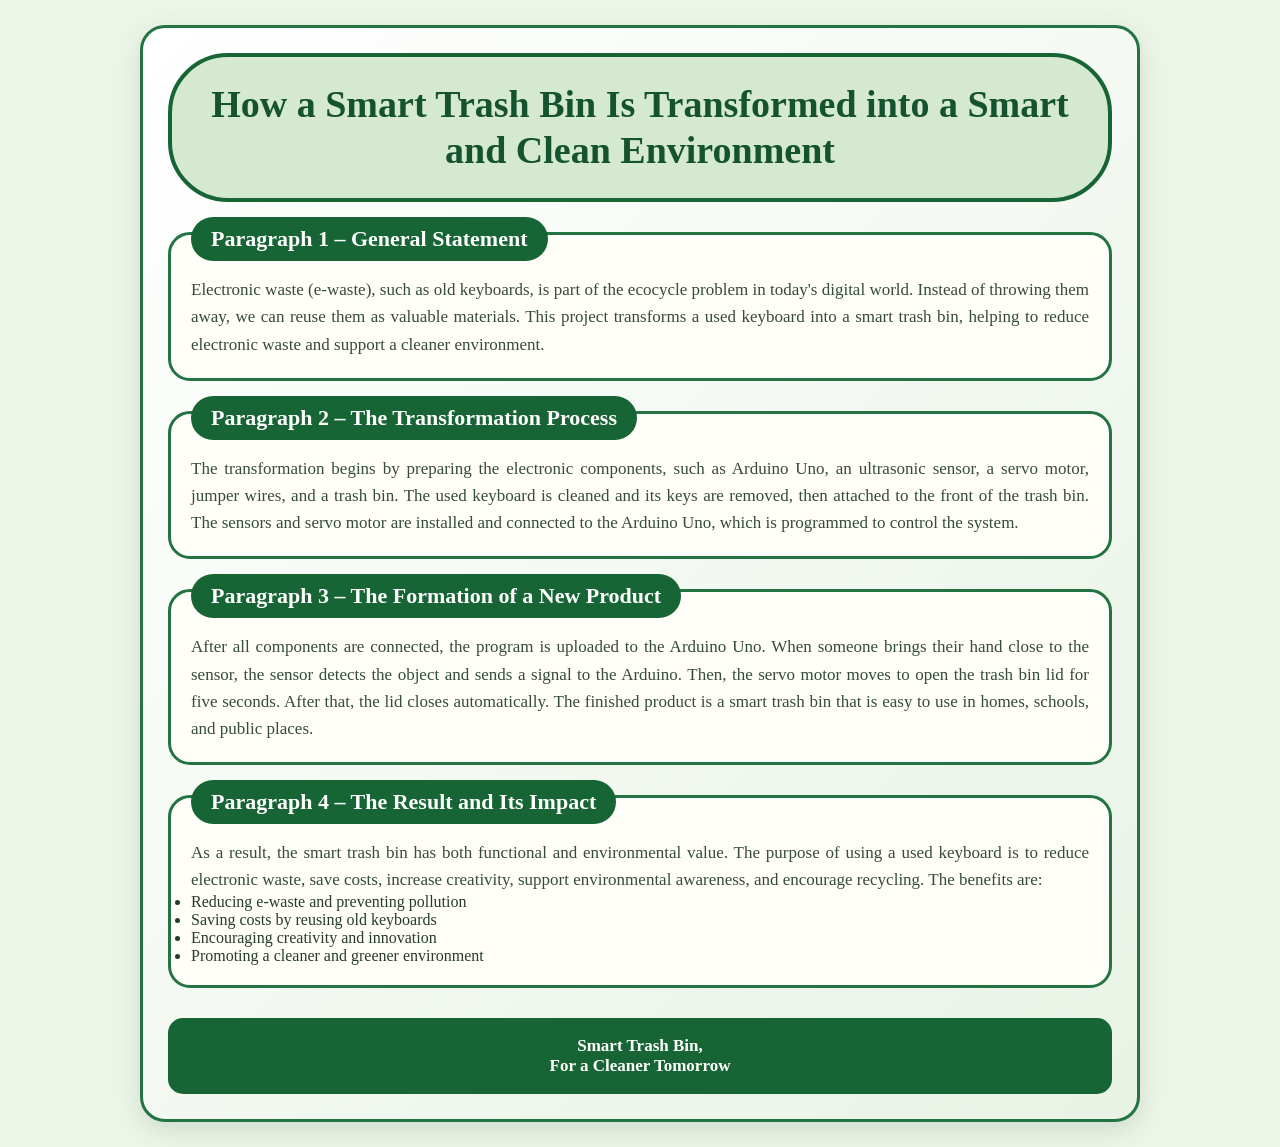
<file: atinggris.html>
<!DOCTYPE html>
<html lang="en">
<head>
    <meta charset="UTF-8">
    <meta name="viewport" content="width=device-width, initial-scale=1.0">
    <link rel="stylesheet" href="atinggris.css">
    <title>How a Smart Trash Bin Works</title>
</head>
<body>

<div class="poster">

    <header class="header">
        <h1>How a Smart Trash Bin Is Transformed into a Smart and Clean Environment</h1>
    </header>

    <section class="section">
        <h2>Paragraph 1 – General Statement</h2>
        <p>
            Electronic waste (e-waste), such as old keyboards, is part of the ecocycle problem in today's digital world. Instead of throwing them away, we can reuse them as valuable materials. This project transforms a used keyboard into a smart trash bin, helping to reduce electronic waste and support a cleaner environment.
        </p>
    </section>

    <section class="section">
        <h2>Paragraph 2 – The Transformation Process</h2>
        <p>
            The transformation begins by preparing the electronic components, such as Arduino Uno, an ultrasonic sensor, a servo motor, jumper wires, and a trash bin. The used keyboard is cleaned and its keys are removed, then attached to the front of the trash bin. The sensors and servo motor are installed and connected to the Arduino Uno, which is programmed to control the system.
        </p>
    </section>

    <section class="section">
        <h2>Paragraph 3 – The Formation of a New Product</h2>
        <p>
            After all components are connected, the program is uploaded to the Arduino Uno. When someone brings their hand close to the sensor, the sensor detects the object and sends a signal to the Arduino. Then, the servo motor moves to open the trash bin lid for five seconds. After that, the lid closes automatically. The finished product is a smart trash bin that is easy to use in homes, schools, and public places.
        </p>
    </section>

    <section class="section">
        <h2>Paragraph 4 – The Result and Its Impact</h2>
        <p>
            As a result, the smart trash bin has both functional and environmental value. The purpose of using a used keyboard is to reduce electronic waste, save costs, increase creativity, support environmental awareness, and encourage recycling. The benefits are:
        </p>

        <ul>
            <li>Reducing e-waste and preventing pollution</li>
            <li>Saving costs by reusing old keyboards</li>
            <li>Encouraging creativity and innovation</li>
            <li>Promoting a cleaner and greener environment</li>
        </ul>
    </section>

    <footer>
        Smart Trash Bin,<br>
        For a Cleaner Tomorrow
    </footer>

</div>

</body>
</html>
</file>
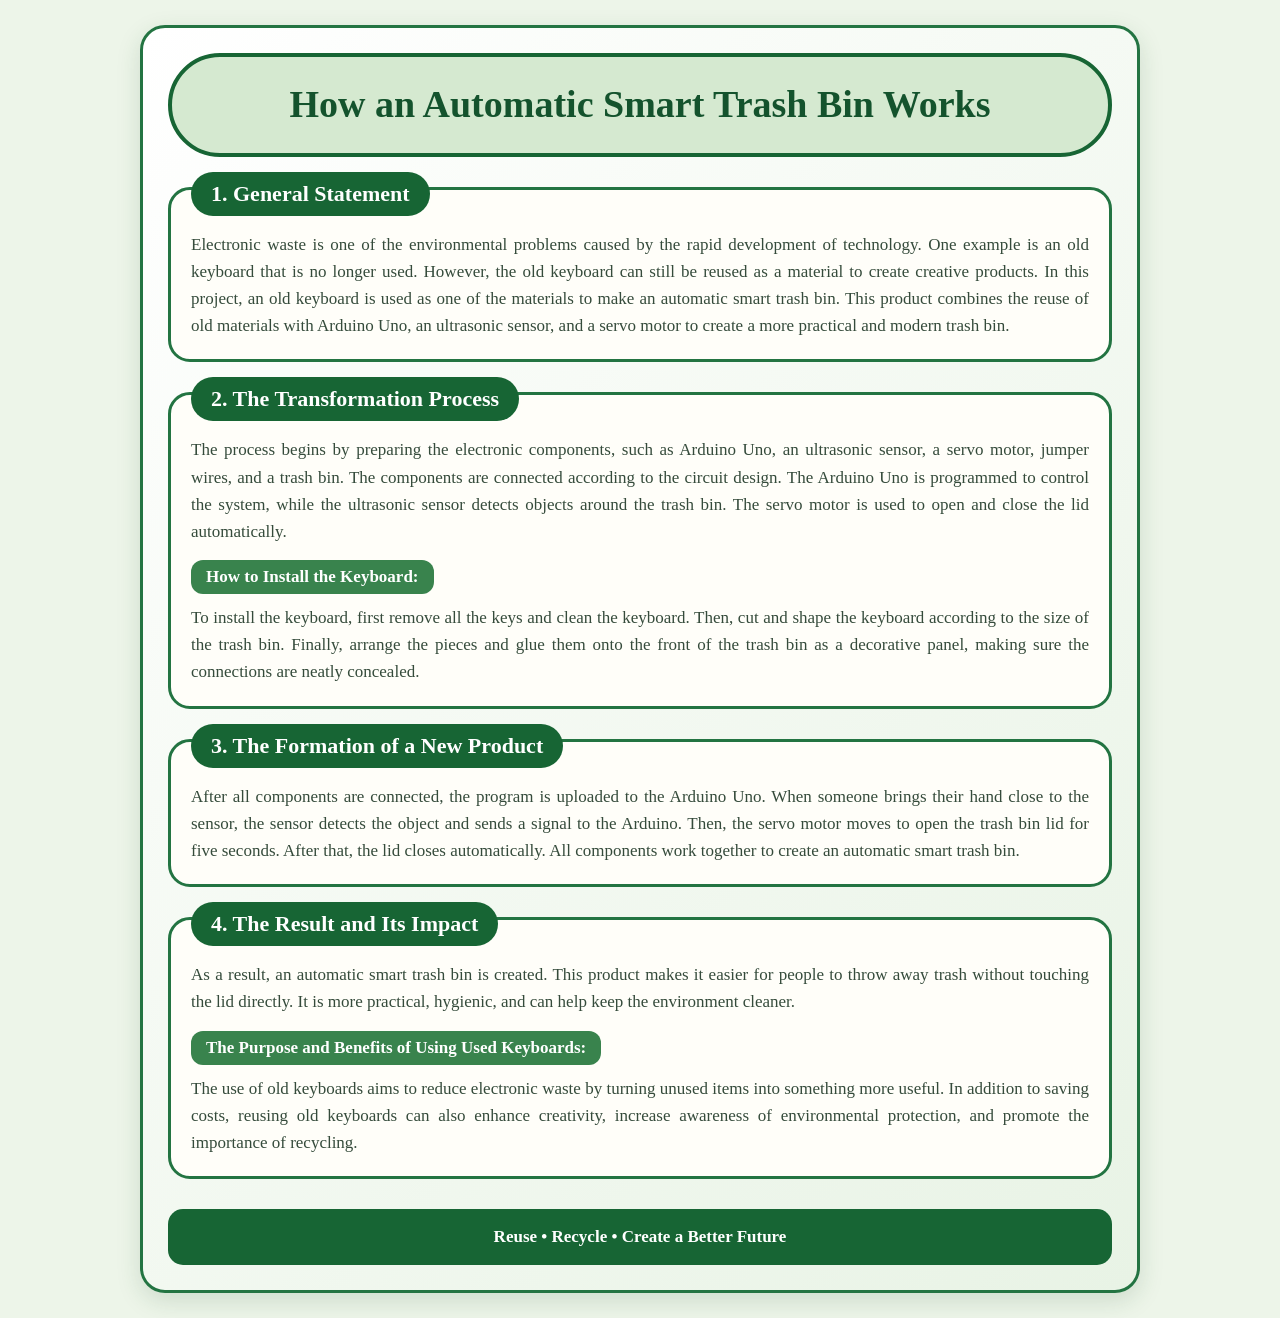
<file: daringgris.html>
<!DOCTYPE html>
<html lang="en">
<head>
    <meta charset="UTF-8">
    <meta name="viewport" content="width=device-width, initial-scale=1.0">
    <link rel="stylesheet" href="daringgris.css">
    <title>How an Automatic Smart Trash Bin Works</title>
</head>
<body>

<div class="poster">

    <header class="header">
        <h1>How an Automatic Smart Trash Bin Works</h1>
    </header>

    <section class="section">
        <h2>1. General Statement</h2>
        <p>
            Electronic waste is one of the environmental problems caused by the rapid development of technology. One example is an old keyboard that is no longer used. However, the old keyboard can still be reused as a material to create creative products. In this project, an old keyboard is used as one of the materials to make an automatic smart trash bin. This product combines the reuse of old materials with Arduino Uno, an ultrasonic sensor, and a servo motor to create a more practical and modern trash bin.
        </p>
    </section>

    <section class="section">
        <h2>2. The Transformation Process</h2>
        <p>
            The process begins by preparing the electronic components, such as Arduino Uno, an ultrasonic sensor, a servo motor, jumper wires, and a trash bin. The components are connected according to the circuit design. The Arduino Uno is programmed to control the system, while the ultrasonic sensor detects objects around the trash bin. The servo motor is used to open and close the lid automatically.
        </p>

        <h3>How to Install the Keyboard:</h3>
        <p>
            To install the keyboard, first remove all the keys and clean the keyboard. Then, cut and shape the keyboard according to the size of the trash bin. Finally, arrange the pieces and glue them onto the front of the trash bin as a decorative panel, making sure the connections are neatly concealed.
        </p>
    </section>

    <section class="section">
        <h2>3. The Formation of a New Product</h2>
        <p>
            After all components are connected, the program is uploaded to the Arduino Uno. When someone brings their hand close to the sensor, the sensor detects the object and sends a signal to the Arduino. Then, the servo motor moves to open the trash bin lid for five seconds. After that, the lid closes automatically. All components work together to create an automatic smart trash bin.
        </p>
    </section>

    <section class="section">
        <h2>4. The Result and Its Impact</h2>
        <p>
            As a result, an automatic smart trash bin is created. This product makes it easier for people to throw away trash without touching the lid directly. It is more practical, hygienic, and can help keep the environment cleaner.
        </p>

        <h3>The Purpose and Benefits of Using Used Keyboards:</h3>
        <p>
            The use of old keyboards aims to reduce electronic waste by turning unused items into something more useful. In addition to saving costs, reusing old keyboards can also enhance creativity, increase awareness of environmental protection, and promote the importance of recycling.
        </p>
    </section>

    <footer>
        Reuse • Recycle • Create a Better Future
    </footer>

</div>

</body>
</html>
</file>
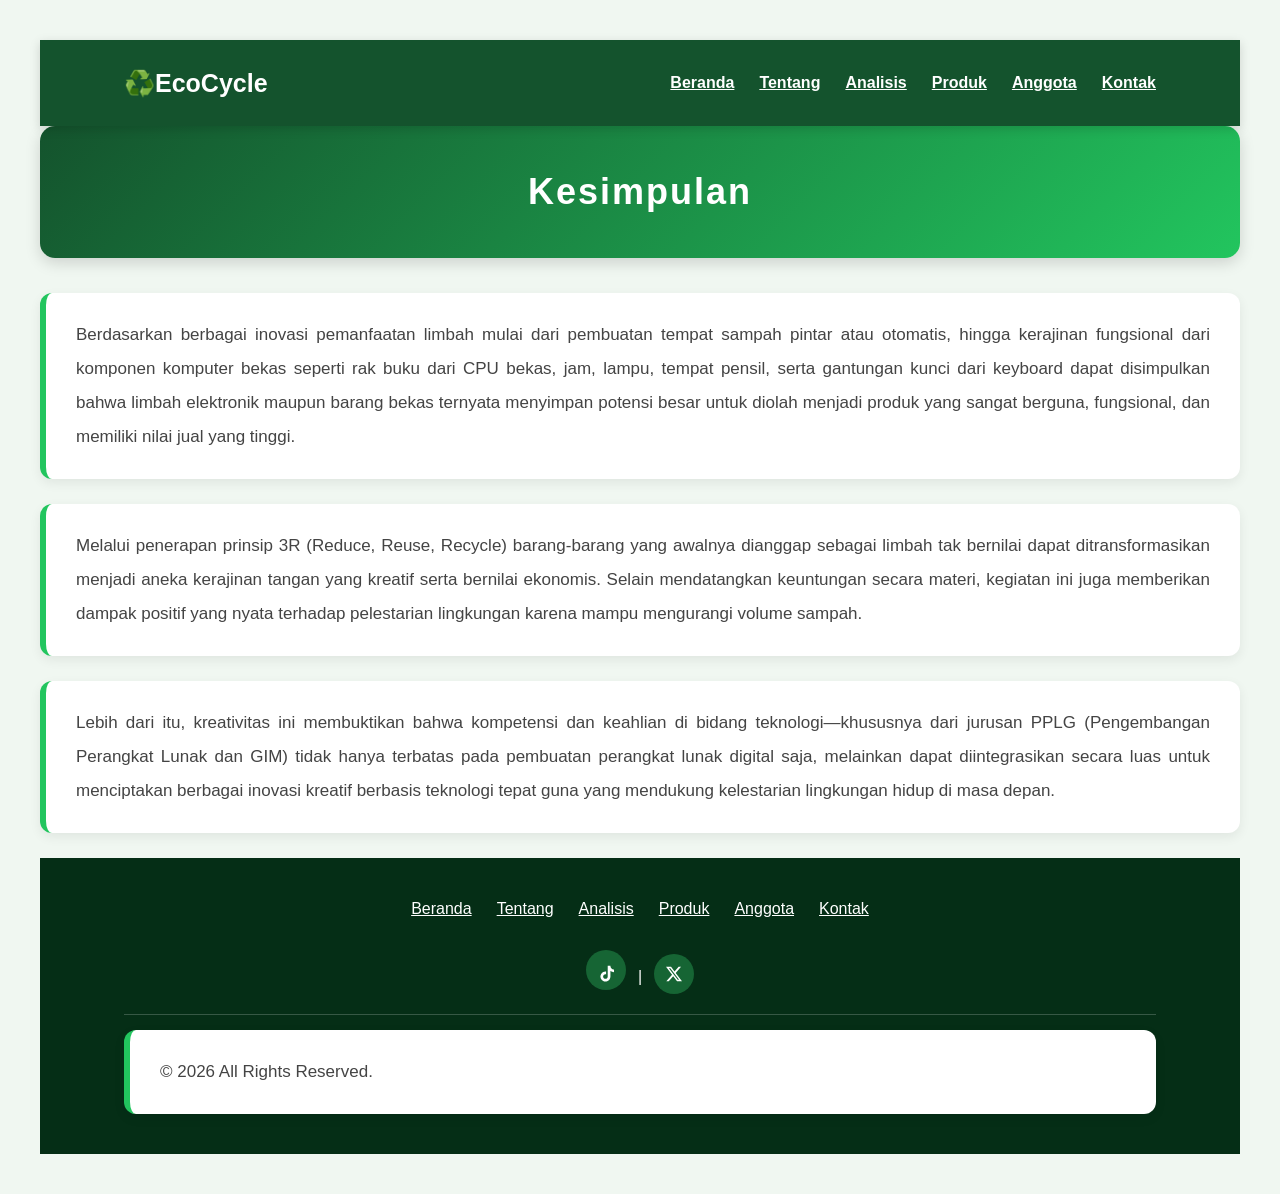
<file: kesimpulan.html>
<!DOCTYPE html>
<html lang="en">
<head>
    <meta charset="UTF-8">
    <meta name="viewport" content="width=device-width, initial-scale=1.0">
    <link rel="stylesheet" href="kesimpulan.css">
    <title>Document</title>
</head>
<body>
    <header>
            <div class="logo">♻️EcoCycle</div>
            <nav>
                <a href="#beranda">Beranda</a>
                <a href="#tentang">Tentang</a>
                <a href="#analisis">Analisis</a>
                <a href="#produk">Produk</a>
                <a href="#profile">Anggota</a>
                <a href="#kontak">Kontak</a>
            </nav>
    </header>

    <h1 style="text-align: center;">Kesimpulan</h1>
    <p>
        Berdasarkan berbagai inovasi pemanfaatan limbah mulai dari pembuatan tempat sampah pintar atau otomatis, hingga kerajinan fungsional dari komponen komputer bekas seperti rak buku dari CPU bekas, jam, lampu, tempat pensil, serta gantungan kunci dari keyboard dapat disimpulkan bahwa limbah elektronik maupun barang bekas ternyata menyimpan potensi besar untuk diolah menjadi produk yang sangat berguna, fungsional, dan memiliki nilai jual yang tinggi.
    </p>

    <p>
        Melalui penerapan prinsip 3R (Reduce, Reuse, Recycle) barang-barang yang awalnya dianggap sebagai limbah tak bernilai dapat ditransformasikan menjadi aneka kerajinan tangan yang kreatif serta bernilai ekonomis. Selain mendatangkan keuntungan secara materi, kegiatan ini juga memberikan dampak positif yang nyata terhadap pelestarian lingkungan karena mampu mengurangi volume sampah.
    </p>

    <p>
        Lebih dari itu, kreativitas ini membuktikan bahwa kompetensi dan keahlian di bidang teknologi—khususnya dari jurusan PPLG (Pengembangan Perangkat Lunak dan GIM) tidak hanya terbatas pada pembuatan perangkat lunak digital saja, melainkan dapat diintegrasikan secara luas untuk menciptakan berbagai inovasi kreatif berbasis teknologi tepat guna yang mendukung kelestarian lingkungan hidup di masa depan.
    </p>

    <footer>
            <nav class="footer-nav">
                <a href="#beranda">Beranda</a>
                <a href="#tentang">Tentang</a>
                <a href="#analisis">Analisis</a>
                <a href="#produk">Produk</a>
                <a href="#profile">Anggota</a>
                <a href="#kontak">Kontak</a>
            </nav>

            <div class="sosmed">
                
                <a href="https://www.tiktok.com/@khariszaaa_?_r=1&_t=ZS-9B7mwpUa2H2"><svg xmlns="http://www.w3.org/2000/svg" width="16" height="24" fill="currentColor" class="bi bi-tiktok" viewBox="18 0 520 400"><path d="M544.5 273.9C500.5 274 457.5 260.3 421.7 234.7L421.7 413.4C421.7 446.5 411.6 478.8 392.7 506C373.8 533.2 347.1 554 316.1 565.6C285.1 577.2 251.3 579.1 219.2 570.9C187.1 562.7 158.3 545 136.5 520.1C114.7 495.2 101.2 464.1 97.5 431.2C93.8 398.3 100.4 365.1 116.1 336C131.8 306.9 156.1 283.3 185.7 268.3C215.3 253.3 248.6 247.8 281.4 252.3L281.4 342.2C266.4 337.5 250.3 337.6 235.4 342.6C220.5 347.6 207.5 357.2 198.4 369.9C189.3 382.6 184.4 398 184.5 413.8C184.6 429.6 189.7 444.8 199 457.5C208.3 470.2 221.4 479.6 236.4 484.4C251.4 489.2 267.5 489.2 282.4 484.3C297.3 479.4 310.4 469.9 319.6 457.2C328.8 444.5 333.8 429.1 333.8 413.4L333.8 64L421.8 64C421.7 71.4 422.4 78.9 423.7 86.2C426.8 102.5 433.1 118.1 442.4 131.9C451.7 145.7 463.7 157.5 477.6 166.5C497.5 179.6 520.8 186.6 544.6 186.6L544.6 274z"/></svg></a> |
                <a href="https://x.com/khariszaaa"><svg xmlns="http://www.w3.org/2000/svg" width="16" height="16" fill="currentColor" class="bi bi-twitter-x" viewBox="0 0 16 16"><path d="M12.6.75h2.454l-5.36 6.142L16 15.25h-4.937l-3.867-5.07-4.425 5.07H.316l5.733-6.57L0 .75h5.063l3.495 4.633L12.601.75Zm-.86 13.028h1.36L4.323 2.145H2.865z"/></svg></a>
            </div>
            <div class="footer-bottom">
                <p>&copy; 2026 All Rights Reserved. </p>
            </div>
    </footer>
</body>
</html>
</file>
<file: atinggris.css>
* {
    margin: 0;
    padding: 0;
    box-sizing: border-box;
}

body {
    font-family: Georgia, 'Times New Roman', serif;
    background: #edf5e9;
    color: #263b2d;
    padding: 25px 15px;
}

/* POSTER UTAMA */
.poster {
    max-width: 1000px;
    margin: auto;
    padding: 25px;
    background: linear-gradient(135deg, #ffffff, #e8f3e5);
    border: 3px solid #237442;
    border-radius: 25px;
    box-shadow: 0 8px 25px rgba(25, 80, 40, 0.15);
}

/* JUDUL UTAMA */
.header {
    text-align: center;
    background: #d5e9d0;
    border: 4px solid #176534;
    border-radius: 60px;
    padding: 25px 20px;
    margin-bottom: 30px;
}

.header h1 {
    font-size: 38px;
    color: #14532d;
    line-height: 1.2;
}

/* KOTAK PARAGRAF */
.section {
    background: #fffef9;
    border: 3px solid #237442;
    border-radius: 22px;
    padding: 20px;
    margin-bottom: 30px;
}

/* JUDUL SETIAP BAGIAN */
.section h2 {
    display: table;
    background: #176534;
    color: white;
    font-size: 22px;
    padding: 9px 20px;
    border-radius: 30px;
    margin-top: -38px;
    margin-bottom: 15px;
}

/* SUBJUDUL */
.section h3 {
    display: table;
    background: #39834d;
    color: white;
    font-size: 17px;
    padding: 7px 15px;
    border-radius: 12px;
    margin: 15px 0 10px;
}

/* ISI PARAGRAF */
.section p {
    font-size: 17px;
    line-height: 1.6;
    text-align: justify;
    color: #354b3b;
}

/* FOOTER */
footer {
    text-align: center;
    margin-top: 10px;
    padding: 18px;
    background: #176534;
    color: white;
    border-radius: 15px;
    font-size: 17px;
    font-weight: bold;
}

/* RESPONSIVE HP */
@media screen and (max-width: 768px) {

    body {
        padding: 10px;
    }

    .poster {
        padding: 15px;
    }

    .header {
        padding: 18px 12px;
    }

    .header h1 {
        font-size: 25px;
    }

    .section {
        padding: 17px;
        margin-bottom: 25px;
    }

    .section h2 {
        font-size: 18px;
    }

    .section h3 {
        font-size: 15px;
    }

    .section p {
        font-size: 14px;
    }

    footer {
        font-size: 14px;
    }
}
</file>
<file: daringgris.css>
* {
    margin: 0;
    padding: 0;
    box-sizing: border-box;
}

body {
    font-family: Georgia, 'Times New Roman', serif;
    background: #edf5e9;
    color: #263b2d;
    padding: 25px 15px;
}

/* POSTER UTAMA */
.poster {
    max-width: 1000px;
    margin: auto;
    padding: 25px;
    background: linear-gradient(135deg, #ffffff, #e8f3e5);
    border: 3px solid #237442;
    border-radius: 25px;
    box-shadow: 0 8px 25px rgba(25, 80, 40, 0.15);
}

/* JUDUL UTAMA */
.header {
    text-align: center;
    background: #d5e9d0;
    border: 4px solid #176534;
    border-radius: 60px;
    padding: 25px 20px;
    margin-bottom: 30px;
}

.header h1 {
    font-size: 38px;
    color: #14532d;
    line-height: 1.2;
}

/* KOTAK PARAGRAF */
.section {
    background: #fffef9;
    border: 3px solid #237442;
    border-radius: 22px;
    padding: 20px;
    margin-bottom: 30px;
}

/* JUDUL SETIAP BAGIAN */
.section h2 {
    display: table;
    background: #176534;
    color: white;
    font-size: 22px;
    padding: 9px 20px;
    border-radius: 30px;
    margin-top: -38px;
    margin-bottom: 15px;
}

/* SUBJUDUL */
.section h3 {
    display: table;
    background: #39834d;
    color: white;
    font-size: 17px;
    padding: 7px 15px;
    border-radius: 12px;
    margin: 15px 0 10px;
}

/* ISI PARAGRAF */
.section p {
    font-size: 17px;
    line-height: 1.6;
    text-align: justify;
    color: #354b3b;
}

/* FOOTER */
footer {
    text-align: center;
    margin-top: 10px;
    padding: 18px;
    background: #176534;
    color: white;
    border-radius: 15px;
    font-size: 17px;
    font-weight: bold;
}

/* RESPONSIVE HP */
@media screen and (max-width: 768px) {

    body {
        padding: 10px;
    }

    .poster {
        padding: 15px;
    }

    .header {
        padding: 18px 12px;
    }

    .header h1 {
        font-size: 25px;
    }

    .section {
        padding: 17px;
        margin-bottom: 25px;
    }

    .section h2 {
        font-size: 18px;
    }

    .section h3 {
        font-size: 15px;
    }

    .section p {
        font-size: 14px;
    }

    footer {
        font-size: 14px;
    }
}
</file>
<file: kesimpulan.css>
/* RESET */
* {
    margin: 0;
    padding: 0;
    box-sizing: border-box;
    scroll-behavior: smooth;
}

/* BODY */
body {
    font-family: Arial, sans-serif;
    background: #f0f7f1;
    color: #333;
    line-height: 2;
    padding: 40px;
}

header {
    width: 100%;
    background: #14532d;
    padding: 18px 7%;
    display: flex;
    justify-content: space-between;
    align-items: center;
    position: sticky;
    top: 0;
    z-index: 1000;
    box-shadow: 0 3px 10px rgba(0,0,0,0.15);
}

.logo {
    color: white;
    font-size: 25px;
    font-weight: bold;
}

header nav {
    display: flex;
    gap: 25px;
}

header nav a {
    color: white;
    font-weight: bold;
    transition: 0.3s;
}

header nav a:hover {
    color: #a7f3a0;
}

/* JUDUL */
h1 {
    text-align: center;
    background: linear-gradient(135deg, #14532d, #22c55e);
    color: white;
    padding: 30px;
    margin-bottom: 35px;
    border-radius: 15px;
    font-size: 36px;
    letter-spacing: 2px;
    box-shadow: 0 5px 15px rgba(0,0,0,0.15);
}

/* PARAGRAF */
p {
    background: white;
    color: #444;
    padding: 25px 30px;
    margin-bottom: 25px;
    border-radius: 12px;
    border-left: 6px solid #22c55e;
    font-size: 17px;
    text-align: justify;
    box-shadow: 0 4px 12px rgba(0,0,0,0.07);
    transition: 0.3s;
}

/* EFEK HOVER */
p:hover {
    transform: translateY(-3px);
    box-shadow: 0 7px 18px rgba(0,0,0,0.12);
}

/* RESPONSIVE HP */
@media screen and (max-width: 600px) {
    body {
        padding: 15px;
    }

    h1 {
        font-size: 27px;
        padding: 20px;
    }

    p {
        font-size: 15px;
        padding: 18px;
        line-height: 1.8;
    }
}

footer {
    background: #052e16;
    color: white;
    padding: 35px 7% 15px;
    text-align: center;
}

.footer-nav {
    display: flex;
    justify-content: center;
    flex-wrap: wrap;
    gap: 25px;
    margin-bottom: 25px;
}

.footer-nav a {
    color: white;
    transition: 0.3s;
}

.footer-nav a:hover {
    color: #86efac;
}

.sosmed {
    margin-bottom: 20px;
}

.sosmed a {
    display: inline-flex;
    justify-content: center;
    align-items: center;
    width: 40px;
    height: 40px;
    background: #166534;
    color: white;
    border-radius: 50%;
    margin: 0 7px;
    transition: 0.3s;
}

.sosmed a:hover {
    background: #22c55e;
    transform: translateY(-5px);
}

.footer-bottom {
    border-top: 1px solid rgba(255,255,255,0.2);
    padding-top: 15px;
    font-size: 14px;
    color: #bbf7d0;
}
</file>
